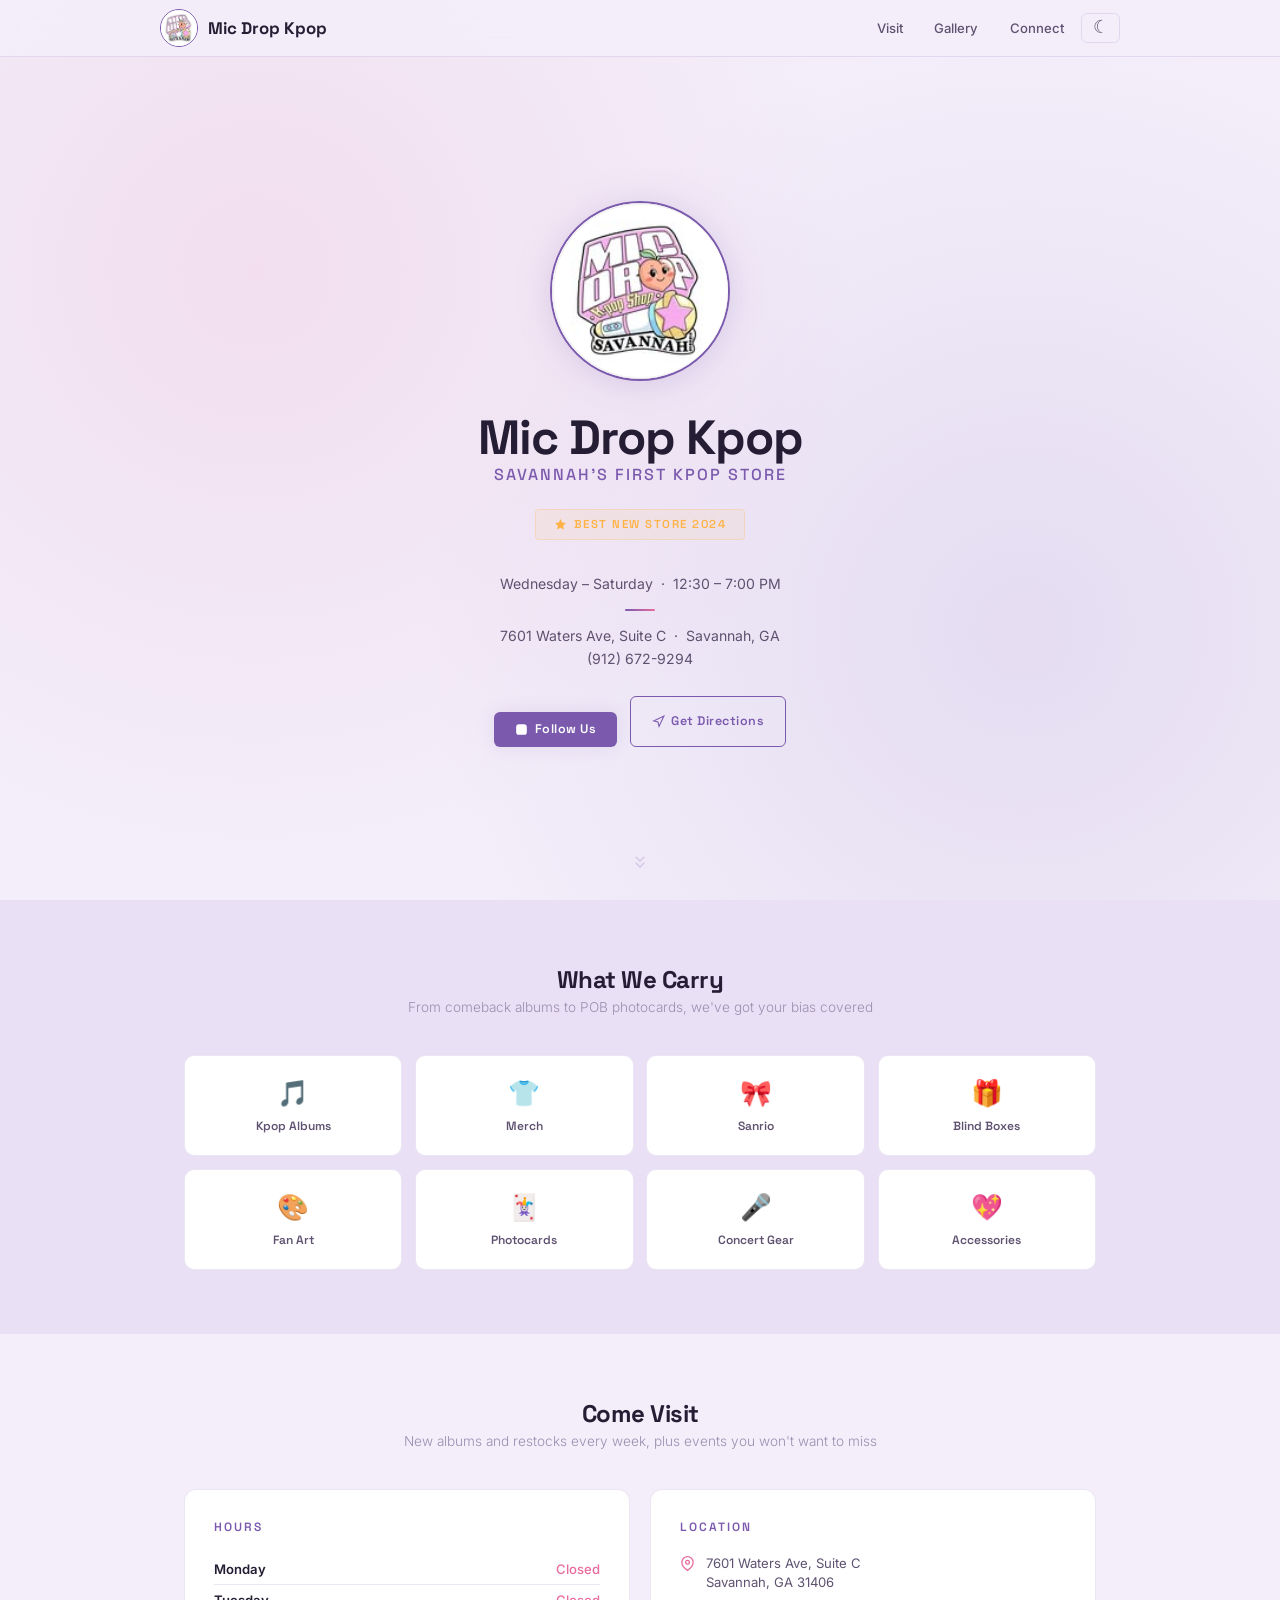
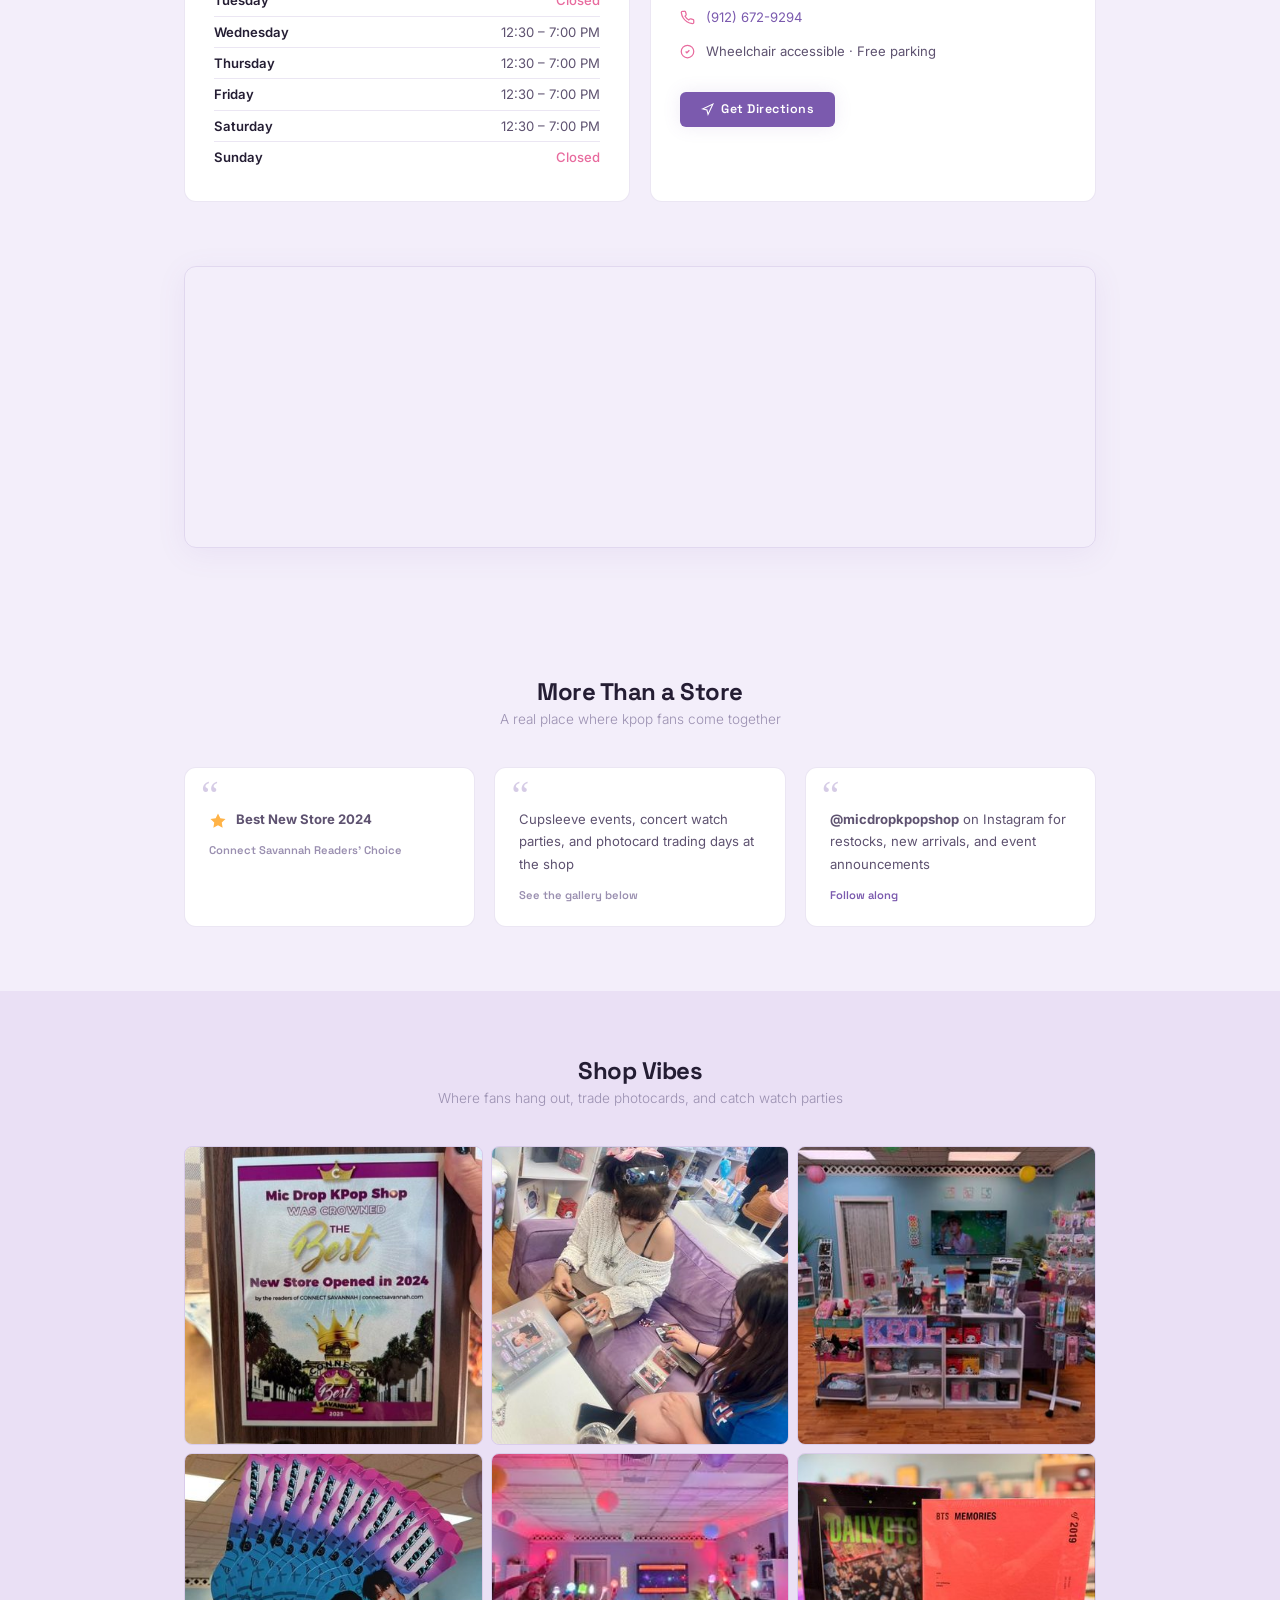
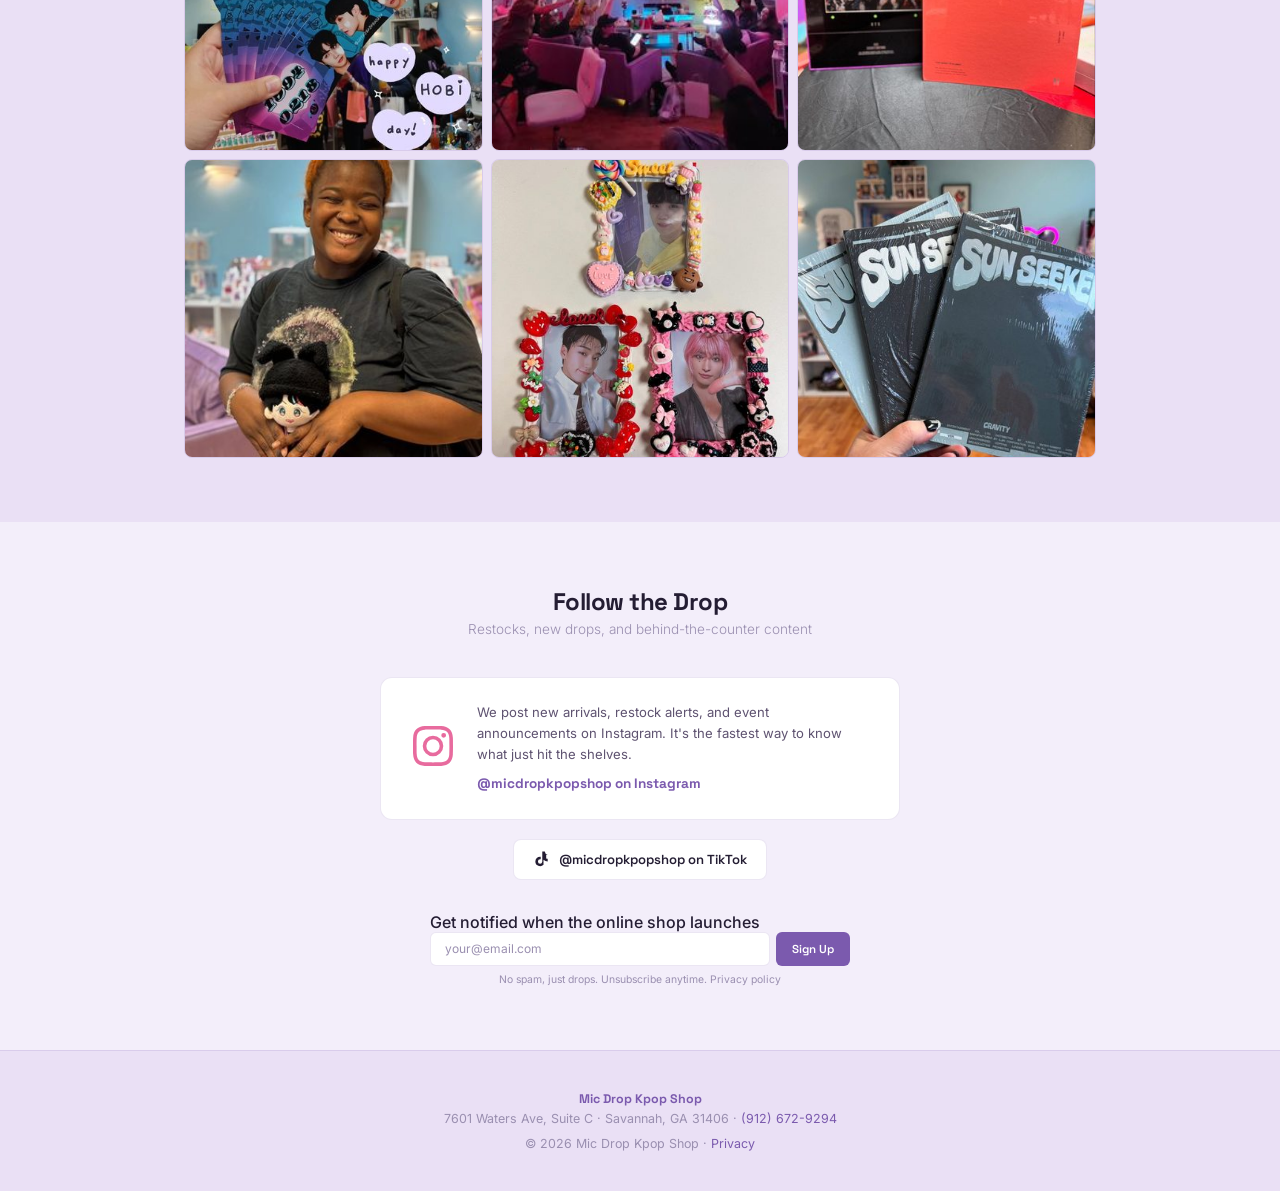
<file: index.html>
<!DOCTYPE html>
<html lang="en">
<head>
<meta charset="UTF-8">
<meta name="viewport" content="width=device-width, initial-scale=1.0">
<title>Mic Drop Kpop Shop | Savannah's First Kpop Store</title>
<meta name="description" content="Mic Drop Kpop Shop — Savannah's first Kpop store! Albums, merch, Sanrio, blind boxes & more. Open Wed-Sat 12:30-7pm. 7601 Waters Ave, Suite C, Savannah GA.">
<link rel="icon" href="favicon.ico" sizes="32x32">
<link rel="apple-touch-icon" href="apple-touch-icon.png">
<meta property="og:type" content="website">
<meta property="og:title" content="Mic Drop Kpop Shop">
<meta property="og:description" content="Savannah's first Kpop store! Albums, merch, Sanrio, blind boxes & more. Open Wed-Sat 12:30-7pm.">
<meta property="og:image" content="https://micdropkpop.com/images/og-image.jpg">
<meta property="og:url" content="https://micdropkpop.com">
<meta name="twitter:card" content="summary_large_image">
<meta name="twitter:title" content="Mic Drop Kpop Shop">
<meta name="twitter:description" content="Savannah's first Kpop store! Albums, merch, Sanrio, blind boxes & more.">
<meta name="twitter:image" content="https://micdropkpop.com/images/og-image.jpg">
<link rel="preconnect" href="https://fonts.googleapis.com">
<link rel="preconnect" href="https://fonts.gstatic.com" crossorigin>
<link href="https://fonts.googleapis.com/css2?family=Space+Grotesk:wght@400;500;600;700&family=Inter:wght@300;400;500;600&display=swap" rel="stylesheet">
<link rel="stylesheet" href="css/style.css">
<link rel="canonical" href="https://micdropkpop.com/">
<script type="application/ld+json">
{
  "@context": "https://schema.org",
  "@type": "Store",
  "name": "Mic Drop Kpop Shop",
  "image": "https://micdropkpop.com/images/logo.png",
  "url": "https://micdropkpop.com",
  "telephone": "+19126729294",
  "description": "Savannah's first Kpop store. Albums, merch, Sanrio, blind boxes, photocards, and more.",
  "address": {
    "@type": "PostalAddress",
    "streetAddress": "7601 Waters Ave, Suite C",
    "addressLocality": "Savannah",
    "addressRegion": "GA",
    "postalCode": "31406",
    "addressCountry": "US"
  },
  "geo": {
    "@type": "GeoCoordinates",
    "latitude": 32.0052,
    "longitude": -81.1064
  },
  "openingHoursSpecification": [
    {"@type": "OpeningHoursSpecification", "dayOfWeek": ["Wednesday","Thursday","Friday","Saturday"], "opens": "12:30", "closes": "19:00"},
    {"@type": "OpeningHoursSpecification", "dayOfWeek": ["Monday","Tuesday","Sunday"], "opens": "00:00", "closes": "00:00"}
  ],
  "priceRange": "$$",
  "sameAs": [
    "https://www.instagram.com/micdropkpopshop/",
    "https://www.tiktok.com/@micdropkpopshop"
  ]
}
</script>
<!-- ANALYTICS: uncomment when live
<script data-goatcounter="https://micdropkpop.goatcounter.com/count" async src="//gc.zgo.at/count.js"></script>
-->
</head>
<body data-theme="lavender">

<!-- NAV -->
<nav class="site-nav">
  <div class="nav-inner">
    <a href="/" class="nav-brand">
      <img src="images/logo.png" alt="Mic Drop">
      <strong>Mic Drop Kpop</strong>
    </a>
    <div class="nav-links">
      <a href="#visit">Visit</a>
      <a href="#gallery">Gallery</a>
      <a href="#connect">Connect</a>
      <button class="theme-toggle" onclick="toggleTheme()" aria-label="Toggle dark mode" title="Toggle dark mode">&#9790;</button>
    </div>
    <button class="nav-toggle" onclick="document.querySelector('.nav-links').classList.toggle('open')" aria-label="Menu">&#9776;</button>
  </div>
</nav>

<!-- HERO -->
<section class="hero">
  <div class="hero-content">
    <div class="logo-wrap">
      <img src="images/logo.png" alt="Mic Drop Kpop Shop Logo" width="180" height="180">
    </div>

    <h1>Mic Drop Kpop</h1>
    <p class="tagline">Savannah's First Kpop Store</p>

    <div class="award">
      <svg viewBox="0 0 24 24" fill="currentColor" width="14" height="14"><path d="M12 2l3.09 6.26L22 9.27l-5 4.87 1.18 6.88L12 17.77l-6.18 3.25L7 14.14 2 9.27l6.91-1.01L12 2z"/></svg>
      Best New Store 2024
    </div>

    <div class="hero-info">
      <div>Wednesday &ndash; Saturday &nbsp;&middot;&nbsp; 12:30 &ndash; 7:00 PM</div>
      <div class="hero-divider"></div>
      <div>7601 Waters Ave, Suite C &nbsp;&middot;&nbsp; Savannah, GA</div>
      <div><a href="tel:+19126729294">(912) 672-9294</a></div>
    </div>

    <div class="hero-cta">
      <a href="https://www.instagram.com/micdropkpopshop/" target="_blank" rel="noopener" class="btn">
        <svg viewBox="0 0 24 24" fill="currentColor" width="13" height="13"><path d="M12 2.163c3.204 0 3.584.012 4.85.07 3.252.148 4.771 1.691 4.919 4.919.058 1.265.069 1.645.069 4.849 0 3.205-.012 3.584-.069 4.849-.149 3.225-1.664 4.771-4.919 4.919-1.266.058-1.644.07-4.85.07-3.204 0-3.584-.012-4.849-.07-3.26-.149-4.771-1.699-4.919-4.92-.058-1.265-.07-1.644-.07-4.849 0-3.204.013-3.583.07-4.849.149-3.227 1.664-4.771 4.919-4.919 1.266-.057 1.645-.069 4.849-.069z"/></svg>
        Follow Us
      </a>
      <a href="https://www.google.com/maps/dir/?api=1&destination=7601+Waters+Ave+Suite+C+Savannah+GA+31406" target="_blank" rel="noopener" class="btn-outline" data-track="directions">
        <svg viewBox="0 0 24 24" fill="none" stroke="currentColor" stroke-width="2" width="13" height="13"><path d="M3 11l19-9-9 19-2-8-8-2z"/></svg>
        Get Directions
      </a>
    </div>
  </div>

  <div class="scroll-cue">
    <svg width="20" height="20" viewBox="0 0 24 24" fill="none" stroke="currentColor" stroke-width="2"><path d="M7 13l5 5 5-5M7 6l5 5 5-5"/></svg>
  </div>
</section>

<!-- WHAT WE CARRY -->
<div class="section-alt">
  <div class="section">
    <div class="section-head">
      <h2>What We Carry</h2>
      <p>From comeback albums to POB photocards, we've got your bias covered</p>
    </div>
    <div class="categories">
      <div class="cat"><span class="cat-icon">&#x1F3B5;</span><span class="cat-name">Kpop Albums</span></div>
      <div class="cat"><span class="cat-icon">&#x1F455;</span><span class="cat-name">Merch</span></div>
      <div class="cat"><span class="cat-icon">&#x1F380;</span><span class="cat-name">Sanrio</span></div>
      <div class="cat"><span class="cat-icon">&#x1F381;</span><span class="cat-name">Blind Boxes</span></div>
      <div class="cat"><span class="cat-icon">&#x1F3A8;</span><span class="cat-name">Fan Art</span></div>
      <div class="cat"><span class="cat-icon">&#x1F0CF;</span><span class="cat-name">Photocards</span></div>
      <div class="cat"><span class="cat-icon">&#x1F3A4;</span><span class="cat-name">Concert Gear</span></div>
      <div class="cat"><span class="cat-icon">&#x1F496;</span><span class="cat-name">Accessories</span></div>
    </div>
  </div>
</div>

<!-- VISIT -->
<div class="section" id="visit">
  <div class="section-head">
    <h2>Come Visit</h2>
    <p>New albums and restocks every week, plus events you won't want to miss</p>
  </div>
  <div class="info-grid">
    <div class="card">
      <h3>Hours</h3>
      <div class="hours-row"><span class="hours-day">Monday</span><span class="hours-closed">Closed</span></div>
      <div class="hours-row"><span class="hours-day">Tuesday</span><span class="hours-closed">Closed</span></div>
      <div class="hours-row"><span class="hours-day">Wednesday</span><span class="hours-time">12:30 &ndash; 7:00 PM</span></div>
      <div class="hours-row"><span class="hours-day">Thursday</span><span class="hours-time">12:30 &ndash; 7:00 PM</span></div>
      <div class="hours-row"><span class="hours-day">Friday</span><span class="hours-time">12:30 &ndash; 7:00 PM</span></div>
      <div class="hours-row"><span class="hours-day">Saturday</span><span class="hours-time">12:30 &ndash; 7:00 PM</span></div>
      <div class="hours-row"><span class="hours-day">Sunday</span><span class="hours-closed">Closed</span></div>
    </div>
    <div class="card">
      <h3>Location</h3>
      <div class="loc-row">
        <svg viewBox="0 0 24 24" fill="none" stroke="currentColor" stroke-width="2"><path d="M21 10c0 7-9 13-9 13s-9-6-9-13a9 9 0 0 1 18 0z"/><circle cx="12" cy="10" r="3"/></svg>
        <div>7601 Waters Ave, Suite C<br>Savannah, GA 31406</div>
      </div>
      <div class="loc-row">
        <svg viewBox="0 0 24 24" fill="none" stroke="currentColor" stroke-width="2"><path d="M22 16.92v3a2 2 0 0 1-2.18 2 19.79 19.79 0 0 1-8.63-3.07 19.5 19.5 0 0 1-6-6 19.79 19.79 0 0 1-3.07-8.67A2 2 0 0 1 4.11 2h3a2 2 0 0 1 2 1.72c.127.96.361 1.903.7 2.81a2 2 0 0 1-.45 2.11L8.09 9.91a16 16 0 0 0 6 6l1.27-1.27a2 2 0 0 1 2.11-.45c.907.339 1.85.573 2.81.7A2 2 0 0 1 22 16.92z"/></svg>
        <a href="tel:+19126729294" data-track="phone">(912) 672-9294</a>
      </div>
      <div class="loc-row">
        <svg viewBox="0 0 24 24" fill="none" stroke="currentColor" stroke-width="2"><path d="M9 12l2 2 4-4"/><circle cx="12" cy="12" r="10"/></svg>
        <div>Wheelchair accessible &middot; Free parking</div>
      </div>
      <a href="https://www.google.com/maps/dir/?api=1&destination=7601+Waters+Ave+Suite+C+Savannah+GA+31406" target="_blank" rel="noopener" class="btn" data-track="directions">
        <svg viewBox="0 0 24 24" fill="none" stroke="currentColor" stroke-width="2"><path d="M3 11l19-9-9 19-2-8-8-2z"/></svg>
        Get Directions
      </a>
    </div>
  </div>
</div>

<!-- MAP -->
<div class="map-section">
  <div class="map-frame">
    <iframe src="https://maps.google.com/maps?q=7601+Waters+Ave+Suite+C+Savannah+GA+31406&t=&z=15&ie=UTF8&iwloc=&output=embed" allowfullscreen loading="lazy" referrerpolicy="no-referrer-when-downgrade" title="Store location"></iframe>
  </div>
</div>

<!-- COMMUNITY -->
<div class="section">
  <div class="section-head">
    <h2>More Than a Store</h2>
    <p>A real place where kpop fans come together</p>
  </div>
  <div class="testimonials">
    <div class="testimonial">
      <p class="testimonial-text" style="font-style:normal;">
        <svg viewBox="0 0 24 24" fill="currentColor" width="18" height="18" style="color:var(--gold);vertical-align:middle;margin-right:0.3rem;"><path d="M12 2l3.09 6.26L22 9.27l-5 4.87 1.18 6.88L12 17.77l-6.18 3.25L7 14.14 2 9.27l6.91-1.01L12 2z"/></svg>
        <strong>Best New Store 2024</strong>
      </p>
      <div class="testimonial-source">Connect Savannah Readers' Choice</div>
    </div>
    <div class="testimonial">
      <p class="testimonial-text" style="font-style:normal;">
        Cupsleeve events, concert watch parties, and photocard trading days at the shop
      </p>
      <div class="testimonial-source">See the gallery below</div>
    </div>
    <div class="testimonial">
      <p class="testimonial-text" style="font-style:normal;">
        <strong>@micdropkpopshop</strong> on Instagram for restocks, new arrivals, and event announcements
      </p>
      <div class="testimonial-source"><a href="https://www.instagram.com/micdropkpopshop/" target="_blank" rel="noopener">Follow along</a></div>
    </div>
  </div>
</div>

<!-- GALLERY -->
<div class="section-alt" id="gallery">
  <div class="section">
    <div class="section-head">
      <h2>Shop Vibes</h2>
      <p>Where fans hang out, trade photocards, and catch watch parties</p>
    </div>
    <div class="gallery-grid">
      <div class="gallery-item"><img src="images/gallery/gallery_000_thumb.jpg" alt="Best New Store 2024 award from Connect Savannah" loading="lazy"></div>
      <div class="gallery-item"><img src="images/gallery/gallery_001_thumb.jpg" alt="Fans trading photocards on the purple couch" loading="lazy"></div>
      <div class="gallery-item"><img src="images/gallery/gallery_002_thumb.jpg" alt="Inside the shop — albums, Sanrio, and Kpop merch on display" loading="lazy"></div>
      <div class="gallery-item"><img src="images/gallery/gallery_003_thumb.jpg" alt="Hobi Day cupsleeve event cards" loading="lazy"></div>
      <div class="gallery-item"><img src="images/gallery/gallery_004_thumb.jpg" alt="Concert watch party with lightsticks and fans" loading="lazy"></div>
      <div class="gallery-item"><img src="images/gallery/gallery_005_thumb.jpg" alt="BTS albums on display" loading="lazy"></div>
      <div class="gallery-item"><img src="images/gallery/gallery_006_thumb.jpg" alt="Happy customer with a Kpop plushie" loading="lazy"></div>
      <div class="gallery-item"><img src="images/gallery/gallery_007_thumb.jpg" alt="Handmade decoden photocard frames" loading="lazy"></div>
      <div class="gallery-item"><img src="images/gallery/gallery_008_thumb.jpg" alt="New Cravity Sun Seeker albums just in" loading="lazy"></div>
    </div>
  </div>
</div>

<!-- CONNECT -->
<div class="section" id="connect">
  <div class="section-head">
    <h2>Follow the Drop</h2>
    <p>Restocks, new drops, and behind-the-counter content</p>
  </div>
  <div class="ig-cta">
    <div class="ig-cta-icon">
      <svg viewBox="0 0 24 24" fill="currentColor"><path d="M12 2.163c3.204 0 3.584.012 4.85.07 3.252.148 4.771 1.691 4.919 4.919.058 1.265.069 1.645.069 4.849 0 3.205-.012 3.584-.069 4.849-.149 3.225-1.664 4.771-4.919 4.919-1.266.058-1.644.07-4.85.07-3.204 0-3.584-.012-4.849-.07-3.26-.149-4.771-1.699-4.919-4.92-.058-1.265-.07-1.644-.07-4.849 0-3.204.013-3.583.07-4.849.149-3.227 1.664-4.771 4.919-4.919 1.266-.057 1.645-.069 4.849-.069zM12 0C8.741 0 8.333.014 7.053.072 2.695.272.273 2.69.073 7.052.014 8.333 0 8.741 0 12c0 3.259.014 3.668.072 4.948.2 4.358 2.618 6.78 6.98 6.98C8.333 23.986 8.741 24 12 24c3.259 0 3.668-.014 4.948-.072 4.354-.2 6.782-2.618 6.979-6.98.059-1.28.073-1.689.073-4.948 0-3.259-.014-3.667-.072-4.947-.196-4.354-2.617-6.78-6.979-6.98C15.668.014 15.259 0 12 0zm0 5.838a6.162 6.162 0 100 12.324 6.162 6.162 0 000-12.324zM12 16a4 4 0 110-8 4 4 0 010 8zm6.406-11.845a1.44 1.44 0 100 2.881 1.44 1.44 0 000-2.881z"/></svg>
    </div>
    <div class="ig-cta-text">
      <p>We post new arrivals, restock alerts, and event announcements on Instagram. It's the fastest way to know what just hit the shelves.</p>
      <p style="margin-top:0.5rem;"><a href="https://www.instagram.com/micdropkpopshop/" target="_blank" rel="noopener">@micdropkpopshop on Instagram</a></p>
    </div>
  </div>
  <div class="social-links" style="margin-top: 1.2rem;">
    <a href="https://www.tiktok.com/@micdropkpopshop" target="_blank" rel="noopener" class="social-link tt">
      <svg viewBox="0 0 24 24" fill="currentColor"><path d="M19.59 6.69a4.83 4.83 0 01-3.77-4.25V2h-3.45v13.67a2.89 2.89 0 01-2.88 2.5 2.89 2.89 0 01-2.89-2.89 2.89 2.89 0 012.89-2.89c.28 0 .54.04.79.1v-3.5a6.37 6.37 0 00-.79-.05A6.34 6.34 0 003.15 15.2a6.34 6.34 0 0010.86 4.46V13a8.28 8.28 0 005.58 2.17v-3.44a4.85 4.85 0 01-1.99-.44l-.01-4.6z"/></svg>
      @micdropkpopshop on TikTok
    </a>
  </div>
  <div class="newsletter" style="margin-top: 2rem;">
    <p style="font-weight:500;">Get notified when the online shop launches</p>
    <form class="newsletter-form" id="subscribe-form">
      <input type="email" class="newsletter-input" placeholder="your@email.com" required>
      <button type="submit" class="newsletter-submit">Sign Up</button>
    </form>
    <p class="newsletter-note" id="subscribe-msg">No spam, just drops. Unsubscribe anytime. <a href="privacy.html" style="color:var(--text-dim);">Privacy policy</a></p>
  </div>
</div>

<!-- FOOTER -->
<footer class="site-footer">
  <p><strong>Mic Drop Kpop Shop</strong></p>
  <p style="margin-top:0.3rem;">7601 Waters Ave, Suite C &middot; Savannah, GA 31406 &middot; <a href="tel:+19126729294">(912) 672-9294</a></p>
  <p style="margin-top:0.6rem;">&copy; 2026 Mic Drop Kpop Shop &middot; <a href="privacy.html">Privacy</a></p>
</footer>

<script>
document.addEventListener('click', function(e) {
  var nav = document.querySelector('.nav-links');
  if (nav && nav.classList.contains('open') && !e.target.closest('.site-nav')) {
    nav.classList.remove('open');
  }
});
function toggleTheme() {
  var body = document.body;
  var current = body.getAttribute('data-theme');
  var next = current === 'lavender' ? 'stage-lights' : 'lavender';
  body.setAttribute('data-theme', next);
  localStorage.setItem('micdrop-theme', next);
  var btn = document.querySelector('.theme-toggle');
  if (btn) btn.innerHTML = next === 'stage-lights' ? '&#9788;' : '&#9790;';
}
(function() {
  var saved = localStorage.getItem('micdrop-theme');
  if (saved && saved !== document.body.getAttribute('data-theme')) {
    document.body.setAttribute('data-theme', saved);
  }
  var btn = document.querySelector('.theme-toggle');
  if (btn) btn.innerHTML = (saved || 'lavender') === 'stage-lights' ? '&#9788;' : '&#9790;';
})();
var sf = document.getElementById('subscribe-form');
if (sf) sf.addEventListener('submit', function(e) {
  e.preventDefault();
  var email = sf.querySelector('input').value.trim();
  var msg = document.getElementById('subscribe-msg');
  if (!email) return;
  sf.querySelector('button').disabled = true;
  fetch('/api/subscribe', {
    method: 'POST',
    headers: {'Content-Type': 'application/json'},
    body: JSON.stringify({email: email, source: 'website'})
  }).then(function(r) { return r.json(); }).then(function(d) {
    if (d.ok && d.existing) {
      msg.textContent = "You're already on the list! We'll be in touch.";
      sf.querySelector('input').value = '';
    } else if (d.ok) {
      msg.textContent = "You're in! We'll let you know when the shop goes live.";
      sf.querySelector('input').value = '';
    } else {
      msg.textContent = d.error || 'Something went wrong. Try again?';
    }
    sf.querySelector('button').disabled = false;
  }).catch(function() {
    msg.textContent = 'Something went wrong. Try again?';
    sf.querySelector('button').disabled = false;
  });
});
</script>
</body>
</html>
</file>
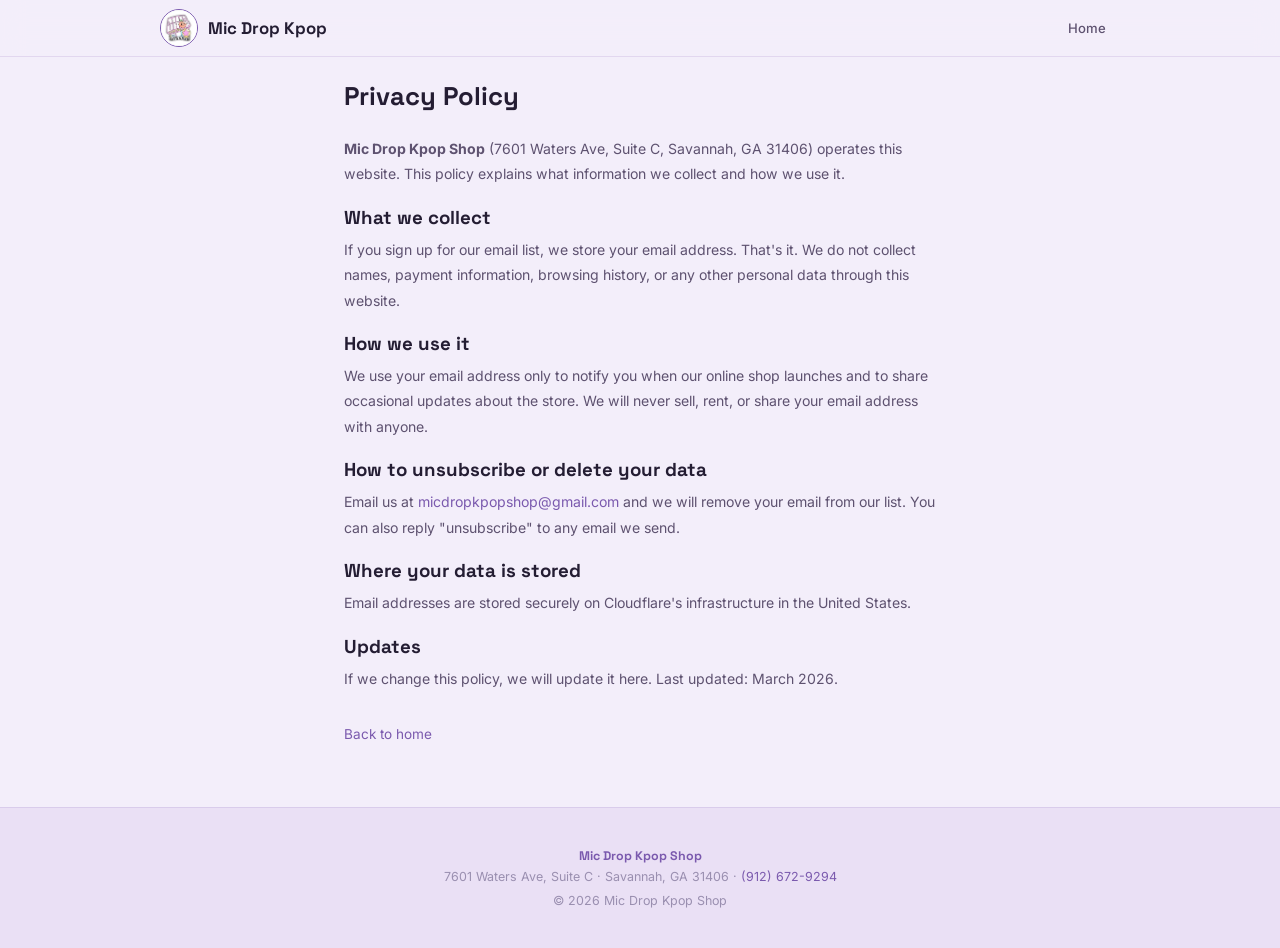
<file: privacy.html>
<!DOCTYPE html>
<html lang="en">
<head>
<meta charset="UTF-8">
<meta name="viewport" content="width=device-width, initial-scale=1.0">
<title>Privacy Policy | Mic Drop Kpop Shop</title>
<meta name="robots" content="noindex">
<link rel="icon" href="favicon.ico" sizes="32x32">
<link rel="preconnect" href="https://fonts.googleapis.com">
<link rel="preconnect" href="https://fonts.gstatic.com" crossorigin>
<link href="https://fonts.googleapis.com/css2?family=Space+Grotesk:wght@400;500;600;700&family=Inter:wght@300;400;500;600&display=swap" rel="stylesheet">
<link rel="stylesheet" href="css/style.css">
</head>
<body data-theme="lavender">

<nav class="site-nav">
  <div class="nav-inner">
    <a href="index.html" class="nav-brand">
      <img src="images/logo.png" alt="Mic Drop Kpop">
      <strong>Mic Drop Kpop</strong>
    </a>
    <div class="nav-links">
      <a href="index.html">Home</a>
    </div>
    <button class="nav-toggle" onclick="document.querySelector('.nav-links').classList.toggle('open')" aria-label="Menu">&#9776;</button>
  </div>
</nav>

<div class="section" style="padding-top: 5rem; max-width: 640px; margin: 0 auto;">
  <h1 style="font-size: 1.6rem; margin-bottom: 1.5rem;">Privacy Policy</h1>

  <p style="font-size: 0.88rem; color: var(--text-muted); line-height: 1.8; margin-bottom: 1.2rem;">
    <strong>Mic Drop Kpop Shop</strong> (7601 Waters Ave, Suite C, Savannah, GA 31406) operates this website. This policy explains what information we collect and how we use it.
  </p>

  <h3 style="margin-bottom: 0.5rem;">What we collect</h3>
  <p style="font-size: 0.88rem; color: var(--text-muted); line-height: 1.8; margin-bottom: 1.2rem;">
    If you sign up for our email list, we store your email address. That's it. We do not collect names, payment information, browsing history, or any other personal data through this website.
  </p>

  <h3 style="margin-bottom: 0.5rem;">How we use it</h3>
  <p style="font-size: 0.88rem; color: var(--text-muted); line-height: 1.8; margin-bottom: 1.2rem;">
    We use your email address only to notify you when our online shop launches and to share occasional updates about the store. We will never sell, rent, or share your email address with anyone.
  </p>

  <h3 style="margin-bottom: 0.5rem;">How to unsubscribe or delete your data</h3>
  <p style="font-size: 0.88rem; color: var(--text-muted); line-height: 1.8; margin-bottom: 1.2rem;">
    Email us at <a href="mailto:micdropkpopshop@gmail.com">micdropkpopshop@gmail.com</a> and we will remove your email from our list. You can also reply "unsubscribe" to any email we send.
  </p>

  <h3 style="margin-bottom: 0.5rem;">Where your data is stored</h3>
  <p style="font-size: 0.88rem; color: var(--text-muted); line-height: 1.8; margin-bottom: 1.2rem;">
    Email addresses are stored securely on Cloudflare's infrastructure in the United States.
  </p>

  <h3 style="margin-bottom: 0.5rem;">Updates</h3>
  <p style="font-size: 0.88rem; color: var(--text-muted); line-height: 1.8; margin-bottom: 1.2rem;">
    If we change this policy, we will update it here. Last updated: March 2026.
  </p>

  <p style="margin-top: 2rem;">
    <a href="index.html" style="font-size: 0.85rem;">Back to home</a>
  </p>
</div>

<footer class="site-footer">
  <p><strong>Mic Drop Kpop Shop</strong></p>
  <p style="margin-top:0.3rem;">7601 Waters Ave, Suite C &middot; Savannah, GA 31406 &middot; <a href="tel:+19126729294">(912) 672-9294</a></p>
  <p style="margin-top:0.6rem;">&copy; 2026 Mic Drop Kpop Shop</p>
</footer>

<script>
document.addEventListener('click', function(e) {
  var nav = document.querySelector('.nav-links');
  if (nav && nav.classList.contains('open') && !e.target.closest('.site-nav')) {
    nav.classList.remove('open');
  }
});
</script>
</body>
</html>
</file>
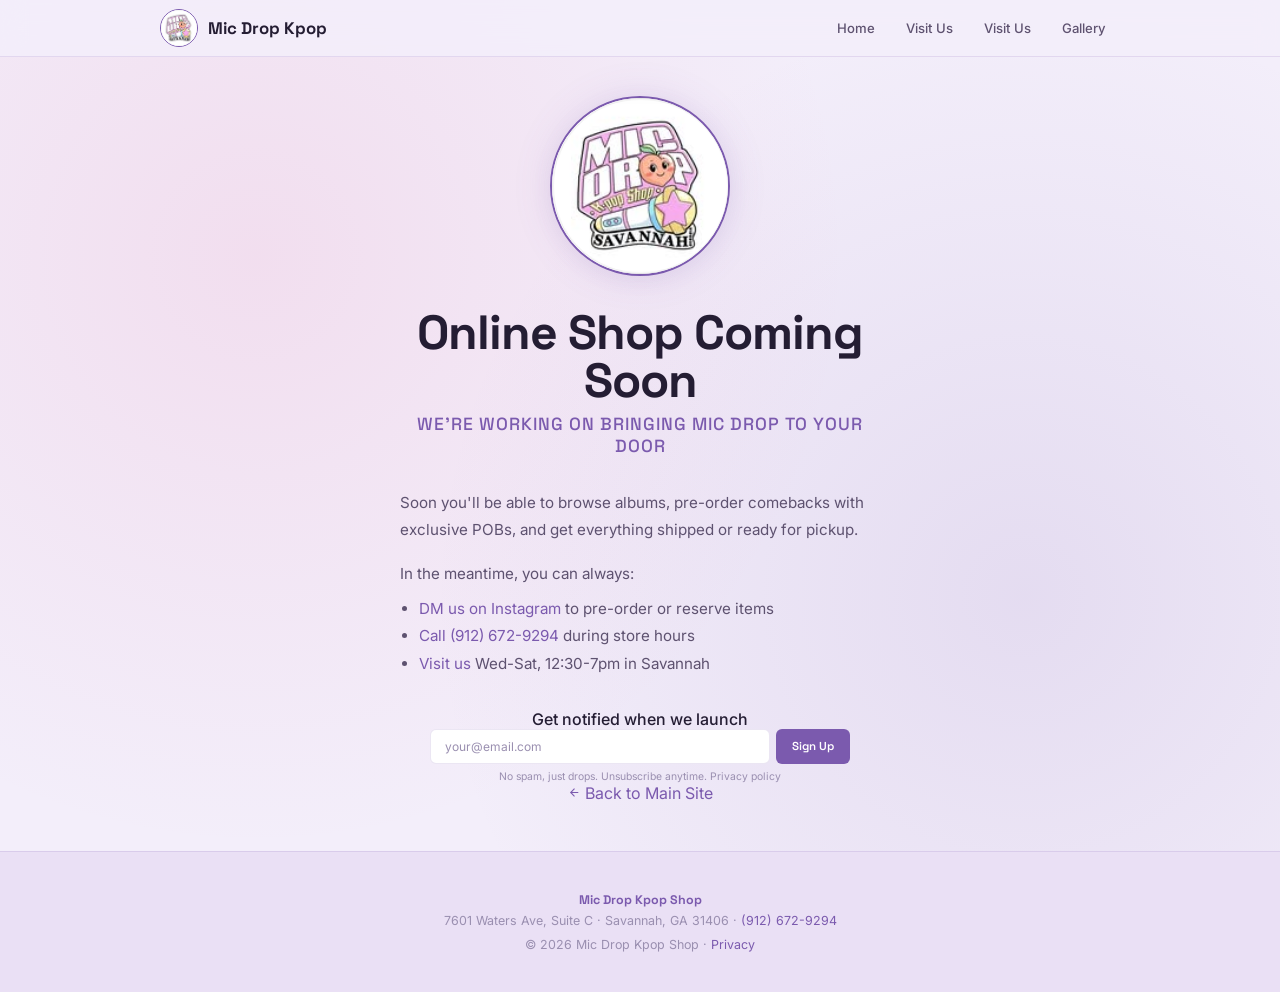
<file: shop.html>
<!DOCTYPE html>
<html lang="en">
<head>
<meta charset="UTF-8">
<meta name="viewport" content="width=device-width, initial-scale=1.0">
<title>Online Shop Coming Soon | Mic Drop Kpop Shop</title>
<meta name="description" content="Online shopping is coming soon to Mic Drop Kpop Shop! Sign up to be the first to know when our online store launches.">
<link rel="icon" href="favicon.ico" sizes="32x32">
<meta property="og:type" content="website">
<meta property="og:title" content="Online Shop Coming Soon | Mic Drop Kpop Shop">
<meta property="og:description" content="Online shopping is coming soon to Mic Drop Kpop Shop in Savannah, GA. Sign up to be notified!">
<meta property="og:image" content="https://micdropkpop.com/images/og-image.jpg">
<meta property="og:url" content="https://micdropkpop.com/shop.html">
<meta name="twitter:card" content="summary_large_image">
<link rel="canonical" href="https://micdropkpop.com/shop.html">
<link rel="preconnect" href="https://fonts.googleapis.com">
<link rel="preconnect" href="https://fonts.gstatic.com" crossorigin>
<link href="https://fonts.googleapis.com/css2?family=Space+Grotesk:wght@400;500;600;700&family=Inter:wght@300;400;500;600&display=swap" rel="stylesheet">
<link rel="stylesheet" href="css/style.css">
</head>
<body data-theme="lavender">

<!-- NAV -->
<nav class="site-nav">
  <div class="nav-inner">
    <a href="index.html" class="nav-brand">
      <img src="images/logo.png" alt="Mic Drop Kpop">
      <strong>Mic Drop Kpop</strong>
    </a>
    <div class="nav-links">
      <a href="index.html">Home</a>
      <a href="index.html#visit">Visit Us</a>
      <a href="index.html#visit">Visit Us</a>
      <a href="index.html#gallery">Gallery</a>
    </div>
    <button class="nav-toggle" onclick="document.querySelector('.nav-links').classList.toggle('open')" aria-label="Menu">&#9776;</button>
  </div>
</nav>

<!-- COMING SOON -->
<section class="hero" style="min-height:80vh;">
  <div class="hero-content">
    <div class="logo-wrap">
      <img src="images/logo.png" alt="Mic Drop Kpop Shop Logo" width="140" height="140">
    </div>

    <h1>Online Shop Coming Soon</h1>
    <p class="tagline" style="font-size:1.1rem;letter-spacing:1px;margin-top:0.5rem;">We're working on bringing Mic Drop to your door</p>

    <div style="max-width:480px;margin:2rem auto;text-align:left;line-height:1.8;font-size:0.95rem;color:var(--text-muted);">
      <p>Soon you'll be able to browse albums, pre-order comebacks with exclusive POBs, and get everything shipped or ready for pickup.</p>
      <p style="margin-top:1rem;">In the meantime, you can always:</p>
      <ul style="margin-top:0.5rem;padding-left:1.2rem;">
        <li><a href="https://www.instagram.com/micdropkpopshop/" target="_blank" rel="noopener">DM us on Instagram</a> to pre-order or reserve items</li>
        <li><a href="tel:+19126729294">Call (912) 672-9294</a> during store hours</li>
        <li><a href="index.html#visit">Visit us</a> Wed-Sat, 12:30-7pm in Savannah</li>
      </ul>
    </div>


    <div class="newsletter" style="margin-top: 2rem;">
      <p style="font-weight:500;">Get notified when we launch</p>
      <form class="newsletter-form" id="subscribe-form">
        <input type="email" class="newsletter-input" placeholder="your@email.com" required>
        <button type="submit" class="newsletter-submit">Sign Up</button>
      </form>
      <p class="newsletter-note" id="subscribe-msg">No spam, just drops. Unsubscribe anytime. <a href="privacy.html" style="color:var(--text-dim);">Privacy policy</a></p>
    </div>

    <a href="index.html" class="btn-outline" style="margin-top:1.5rem;">
      <svg viewBox="0 0 24 24" fill="none" stroke="currentColor" stroke-width="2" width="13" height="13"><path d="M19 12H5M12 19l-7-7 7-7"/></svg>
      Back to Main Site
    </a>
  </div>
</section>

<!-- FOOTER -->
<footer class="site-footer">
  <p><strong>Mic Drop Kpop Shop</strong></p>
  <p style="margin-top:0.3rem;">7601 Waters Ave, Suite C &middot; Savannah, GA 31406 &middot; <a href="tel:+19126729294">(912) 672-9294</a></p>
  <p style="margin-top:0.6rem;">&copy; 2026 Mic Drop Kpop Shop &middot; <a href="privacy.html">Privacy</a></p>
</footer>

<script>
document.addEventListener('click', function(e) {
  var nav = document.querySelector('.nav-links');
  if (nav && nav.classList.contains('open') && !e.target.closest('.site-nav')) {
    nav.classList.remove('open');
  }
});
var sf = document.getElementById('subscribe-form');
if (sf) sf.addEventListener('submit', function(e) {
  e.preventDefault();
  var email = sf.querySelector('input').value.trim();
  var msg = document.getElementById('subscribe-msg');
  if (!email) return;
  sf.querySelector('button').disabled = true;
  fetch('/api/subscribe', {
    method: 'POST',
    headers: {'Content-Type': 'application/json'},
    body: JSON.stringify({email: email, source: 'shop-page'})
  }).then(function(r) { return r.json(); }).then(function(d) {
    if (d.ok && d.existing) {
      msg.textContent = "You're already on the list! We'll be in touch.";
      sf.querySelector('input').value = '';
    } else if (d.ok) {
      msg.textContent = "You're in! We'll let you know when the shop goes live.";
      sf.querySelector('input').value = '';
    } else {
      msg.textContent = d.error || 'Something went wrong. Try again?';
    }
    sf.querySelector('button').disabled = false;
  }).catch(function() {
    msg.textContent = 'Something went wrong. Try again?';
    sf.querySelector('button').disabled = false;
  });
});
</script>
</body>
</html>
</file>
<file: css/style.css>
/* Mic Drop K-Pop Shop — Shared Stylesheet */

/* =========================================
   THEME VARIABLES
   ========================================= */

/* Blossom (Light) */
[data-theme="blossom"] {
  --bg: #FFF8F5;
  --bg-card: #FFFFFF;
  --bg-elevated: #FFF0EB;
  --accent: #E86B9E;
  --accent-glow: rgba(232,107,158,0.12);
  --secondary: #8768AF;
  --secondary-glow: rgba(135,104,175,0.10);
  --gold: #FFB347;
  --text: #2A2433;
  --text-muted: #6B5F7A;
  --text-dim: #9E94AD;
  --border: rgba(155,124,196,0.15);
  --shadow: rgba(232,107,158,0.08);
  --nav-bg: rgba(255,248,245,0.92);
  --btn-text: #FFFFFF;
  --footer-bg: #FFF0EB;
}

/* Stage Lights (Dark) */
[data-theme="stage-lights"] {
  --bg: #0E0B13;
  --bg-card: #16121E;
  --bg-elevated: #1E1929;
  --accent: #E86B9E;
  --accent-glow: rgba(232,107,158,0.12);
  --secondary: #876AA6;
  --secondary-glow: rgba(135,106,166,0.15);
  --gold: #FFD93D;
  --text: #EEEAF3;
  --text-muted: #9890A6;
  --text-dim: #6B6280;
  --border: rgba(176,143,212,0.15);
  --shadow: rgba(0,0,0,0.3);
  --nav-bg: rgba(14,11,19,0.92);
  --btn-text: #FFFFFF;
  --footer-bg: #16121E;
}

/* Peach Dream (Warm) */
[data-theme="peach-dream"] {
  --bg: #FEF6EE;
  --bg-card: #FFFFFF;
  --bg-elevated: #FFF2E8;
  --accent: #F5A882;
  --accent-glow: rgba(245,168,130,0.12);
  --secondary: #A76175;
  --secondary-glow: rgba(167,97,117,0.10);
  --gold: #FFB347;
  --text: #2D1F15;
  --text-muted: #6B5648;
  --text-dim: #A69588;
  --border: rgba(212,132,154,0.15);
  --shadow: rgba(245,168,130,0.08);
  --nav-bg: rgba(254,246,238,0.92);
  --btn-text: #FFFFFF;
  --footer-bg: #FFF2E8;
}

/* Ocean Blue (Light Blue) */
[data-theme="ocean-blue"] {
  --bg: #EFF5FB;
  --bg-card: #FFFFFF;
  --bg-elevated: #E3EDF7;
  --accent: #E86B9E;
  --accent-glow: rgba(232,107,158,0.12);
  --secondary: #497AA4;
  --secondary-glow: rgba(73,122,164,0.12);
  --gold: #FFB347;
  --text: #1A2A3A;
  --text-muted: #4E6478;
  --text-dim: #8A9EB0;
  --border: rgba(91,141,184,0.15);
  --shadow: rgba(91,141,184,0.08);
  --nav-bg: rgba(239,245,251,0.92);
  --btn-text: #FFFFFF;
  --footer-bg: #E3EDF7;
}

/* Lavender (Light Purple) */
[data-theme="lavender"] {
  --bg: #F3EEFA;
  --bg-card: #FFFFFF;
  --bg-elevated: #EAE0F5;
  --accent: #E86B9E;
  --accent-glow: rgba(232,107,158,0.12);
  --secondary: #7B5AAE;
  --secondary-glow: rgba(123,90,174,0.12);
  --gold: #FFB347;
  --text: #241D33;
  --text-muted: #5E5270;
  --text-dim: #9A8FB0;
  --border: rgba(123,90,174,0.15);
  --shadow: rgba(123,90,174,0.08);
  --nav-bg: rgba(243,238,250,0.92);
  --btn-text: #FFFFFF;
  --footer-bg: #EAE0F5;
}

/* Midnight (Dark Blue) */
[data-theme="midnight"] {
  --bg: #0C1525;
  --bg-card: #12203A;
  --bg-elevated: #182842;
  --accent: #E86B9E;
  --accent-glow: rgba(232,107,158,0.15);
  --secondary: #537A9A;
  --secondary-glow: rgba(83,122,154,0.15);
  --gold: #FFD93D;
  --text: #E0E8F0;
  --text-muted: #8A9BB0;
  --text-dim: #5A6E85;
  --border: rgba(123,172,212,0.15);
  --shadow: rgba(0,0,0,0.3);
  --nav-bg: rgba(12,21,37,0.92);
  --btn-text: #FFFFFF;
  --footer-bg: #12203A;
}

/* =========================================
   BASE
   ========================================= */
* { margin: 0; padding: 0; box-sizing: border-box; }
*:focus-visible { outline: 2px solid var(--secondary); outline-offset: 2px; }
html { scroll-behavior: smooth; }

body {
  font-family: 'Inter', -apple-system, BlinkMacSystemFont, sans-serif;
  color: var(--text);
  background: var(--bg);
  overflow-x: hidden;
  transition: background 0.4s, color 0.4s;
}

h1, h2, h3 { font-family: 'Space Grotesk', sans-serif; }
a { color: var(--secondary); text-decoration: none; transition: color 0.2s; }
a:hover { color: var(--accent); }

/* =========================================
   THEME PICKER (preview bar)
   ========================================= */
.theme-bar {
  position: fixed;
  top: 0;
  left: 0;
  right: 0;
  z-index: 200;
  background: var(--text);
  color: var(--bg);
  padding: 0.6rem 1rem;
  display: flex;
  align-items: center;
  justify-content: center;
  gap: 0.5rem;
  font-family: 'Space Grotesk', sans-serif;
  font-size: 0.8rem;
  font-weight: 500;
}
.theme-bar span { margin-right: 0.5rem; opacity: 0.7; }

.theme-btn {
  padding: 0.35rem 0.9rem;
  border: 1.5px solid rgba(255,255,255,0.3);
  border-radius: 20px;
  background: transparent;
  color: inherit;
  font-family: 'Space Grotesk', sans-serif;
  font-size: 0.75rem;
  font-weight: 600;
  cursor: pointer;
  transition: all 0.2s;
}
.theme-btn:hover { border-color: rgba(255,255,255,0.6); }
.theme-btn.active {
  background: rgba(255,255,255,0.9);
  color: #1a1a1a;
  border-color: transparent;
}

/* =========================================
   NAV
   ========================================= */
.site-nav {
  position: fixed;
  top: 0;
  left: 0;
  right: 0;
  z-index: 100;
  background: var(--nav-bg);
  backdrop-filter: blur(12px);
  -webkit-backdrop-filter: blur(12px);
  border-bottom: 1px solid var(--border);
  padding: 0 1.5rem;
  transition: background 0.4s;
}

.nav-inner {
  max-width: 960px;
  margin: 0 auto;
  display: flex;
  align-items: center;
  justify-content: space-between;
  height: 56px;
}

.nav-brand {
  display: flex;
  align-items: center;
  gap: 0.6rem;
  text-decoration: none;
  color: var(--text);
}
.nav-brand img {
  width: 38px;
  height: 38px;
  border-radius: 50%;
  border: 1.5px solid var(--secondary);
}
.nav-brand strong {
  font-family: 'Space Grotesk', sans-serif;
  font-size: 1.05rem;
  font-weight: 700;
}

.nav-links { display: flex; gap: 0.25rem; align-items: center; }
.nav-links a {
  padding: 0.45rem 0.85rem;
  font-size: 0.82rem;
  font-weight: 500;
  color: var(--text-muted);
  border-radius: 6px;
  transition: all 0.2s;
}
.nav-links a:hover { color: var(--text); background: var(--secondary-glow); }
.nav-links a.active { color: var(--text); background: var(--secondary-glow); }

.theme-toggle {
  background: none; border: 1px solid var(--border); color: var(--text-muted);
  font-size: 1.1rem; padding: 0.35rem 0.65rem; border-radius: 6px;
  cursor: pointer; transition: all 0.2s; line-height: 1;
}
.theme-toggle:hover { color: var(--text); background: var(--secondary-glow); }

.cart-icon {
  position: relative; display: flex; align-items: center;
  padding: 0.45rem 0.85rem; color: var(--text-muted);
  font-size: 0.82rem; font-weight: 500; border-radius: 6px;
  cursor: pointer; transition: all 0.2s; gap: 0.35rem;
}
.cart-icon:hover { color: var(--text); background: var(--secondary-glow); }
.cart-badge {
  background: var(--accent); color: #fff; font-size: 0.6rem; font-weight: 700;
  width: 16px; height: 16px; border-radius: 50%;
  display: flex; align-items: center; justify-content: center;
  position: absolute; top: 2px; right: 4px;
}

.nav-toggle {
  display: none;
  background: none;
  border: none;
  color: var(--text);
  font-size: 1.4rem;
  cursor: pointer;
}

/* =========================================
   HERO (Brochure — full viewport)
   ========================================= */
.hero {
  min-height: 100vh;
  display: flex;
  flex-direction: column;
  align-items: center;
  justify-content: center;
  text-align: center;
  padding: 6rem 1.5rem 3rem;
  position: relative;
  overflow: hidden;
}

.hero::before {
  content: '';
  position: absolute;
  inset: 0;
  background-image:
    radial-gradient(circle at 20% 30%, var(--accent-glow) 0%, transparent 50%),
    radial-gradient(circle at 80% 70%, var(--secondary-glow) 0%, transparent 50%);
  pointer-events: none;
}

.hero-content {
  position: relative;
  z-index: 2;
  max-width: 500px;
}

.logo-wrap {
  margin-bottom: 1.8rem;
  display: inline-block;
}
.logo-wrap img {
  width: 180px;
  height: 180px;
  border-radius: 50%;
  object-fit: cover;
  border: 2.5px solid var(--secondary);
  box-shadow: 0 0 40px var(--secondary-glow), 0 4px 20px var(--shadow);
  transition: transform 0.3s, box-shadow 0.3s;
}
.logo-wrap img:hover {
  transform: scale(1.03);
  box-shadow: 0 0 60px var(--secondary-glow), 0 8px 30px var(--shadow);
}

.hero h1 {
  font-size: 3rem;
  font-weight: 700;
  letter-spacing: -1px;
  line-height: 1;
  margin-bottom: 0.15rem;
}

[data-theme="stage-lights"] .hero h1 {
  background: linear-gradient(135deg, var(--text) 0%, #B99ADF 50%, var(--accent) 100%);
  -webkit-background-clip: text;
  -webkit-text-fill-color: transparent;
  background-clip: text;
}

.tagline {
  font-family: 'Space Grotesk', sans-serif;
  font-size: 1rem;
  font-weight: 500;
  letter-spacing: 2px;
  text-transform: uppercase;
  color: var(--secondary);
  margin-bottom: 1.5rem;
}

.award {
  display: inline-flex;
  align-items: center;
  gap: 0.45rem;
  background: rgba(255,179,71,0.08);
  border: 1px solid rgba(255,179,71,0.25);
  color: var(--gold);
  font-family: 'Space Grotesk', sans-serif;
  font-weight: 600;
  font-size: 0.72rem;
  letter-spacing: 1.5px;
  text-transform: uppercase;
  padding: 0.45rem 1.1rem;
  border-radius: 4px;
  margin-bottom: 2.2rem;
}
.award svg { width: 13px; height: 13px; }

[data-theme="stage-lights"] .award {
  color: #FFD93D;
  background: rgba(255,217,61,0.08);
  border-color: rgba(255,217,61,0.25);
}

.hero-info {
  display: flex;
  flex-direction: column;
  gap: 0.35rem;
  font-size: 0.88rem;
  color: var(--text-muted);
}
.hero-info a { color: var(--text-muted); }
.hero-info a:hover { color: var(--accent); }

.hero-divider {
  width: 30px;
  height: 2px;
  background: linear-gradient(90deg, var(--secondary), var(--accent));
  margin: 0.7rem auto;
  border-radius: 1px;
}

.hero-cta {
  display: flex;
  gap: 0.8rem;
  justify-content: center;
  margin-top: 1.8rem;
  flex-wrap: wrap;
}
.hero-cta .btn-outline {
  display: inline-flex;
  align-items: center;
  gap: 0.4rem;
  padding: 0.6rem 1.3rem;
  border: 1.5px solid var(--secondary);
  color: var(--secondary);
  font-family: 'Space Grotesk', sans-serif;
  font-size: 0.78rem;
  font-weight: 600;
  letter-spacing: 0.5px;
  border-radius: 6px;
  text-decoration: none;
  transition: all 0.2s;
}
.hero-cta .btn-outline:hover {
  background: var(--secondary);
  color: var(--btn-text);
  box-shadow: 0 0 18px var(--secondary-glow);
  transform: translateY(-1px);
}
.hero-cta .btn-outline svg { width: 13px; height: 13px; }

.scroll-cue {
  position: absolute;
  bottom: 1.5rem;
  left: 50%;
  transform: translateX(-50%);
  z-index: 2;
  opacity: 0.2;
  color: var(--secondary);
  animation: bob 2s ease-in-out infinite;
}
@keyframes bob {
  0%, 100% { opacity: 0.15; transform: translateX(-50%) translateY(0); }
  50% { opacity: 0.3; transform: translateX(-50%) translateY(5px); }
}

/* =========================================
   SECTIONS
   ========================================= */
.section {
  padding: 4rem 1.5rem;
  max-width: 960px;
  margin: 0 auto;
}

.section-alt {
  background: var(--bg-elevated);
  transition: background 0.4s;
}

.section-head {
  text-align: center;
  margin-bottom: 2.5rem;
}
.section-head h2 {
  font-size: 1.5rem;
  font-weight: 700;
  letter-spacing: -0.5px;
  margin-bottom: 0.25rem;
}
.section-head p {
  font-size: 0.85rem;
  color: var(--text-dim);
  font-weight: 300;
}

/* =========================================
   CATEGORIES
   ========================================= */
.categories {
  display: grid;
  grid-template-columns: repeat(4, 1fr);
  gap: 0.8rem;
}

.cat {
  background: var(--bg-card);
  border: 1px solid var(--border);
  border-radius: 10px;
  padding: 1.3rem 0.8rem;
  text-align: center;
}
.cat:hover {
  border-color: var(--border);
}
.cat-icon { font-size: 1.6rem; display: block; margin-bottom: 0.4rem; }
.cat-name {
  font-family: 'Space Grotesk', sans-serif;
  font-weight: 600;
  font-size: 0.75rem;
  color: var(--text-muted);
}

/* =========================================
   INFO CARDS (Hours, Location, Pre-Orders)
   ========================================= */
.info-grid {
  display: grid;
  grid-template-columns: 1fr 1fr;
  gap: 1.3rem;
}

.card {
  background: var(--bg-card);
  border: 1px solid var(--border);
  border-radius: 12px;
  padding: 1.8rem;
  transition: border-color 0.3s, box-shadow 0.3s;
}
.card:hover {
  border-color: rgba(155,124,196,0.25);
  box-shadow: 0 4px 20px var(--shadow);
}

.card h3 {
  font-size: 0.75rem;
  font-weight: 600;
  letter-spacing: 2px;
  text-transform: uppercase;
  color: var(--secondary);
  margin-bottom: 1.2rem;
}

.hours-row {
  display: flex;
  justify-content: space-between;
  padding: 0.45rem 0;
  font-size: 0.82rem;
  border-bottom: 1px solid var(--border);
}
.hours-row:last-child { border-bottom: none; }
.hours-day { font-weight: 600; }
.hours-time { color: var(--text-muted); }
.hours-closed { color: var(--accent); font-weight: 500; }

.loc-row {
  display: flex;
  gap: 0.7rem;
  align-items: flex-start;
  margin-bottom: 0.9rem;
  font-size: 0.82rem;
  color: var(--text-muted);
  line-height: 1.5;
}
.loc-row svg {
  flex-shrink: 0;
  width: 15px;
  height: 15px;
  color: var(--accent);
  margin-top: 2px;
}

.btn {
  display: inline-flex;
  align-items: center;
  gap: 0.45rem;
  margin-top: 1rem;
  padding: 0.6rem 1.3rem;
  background: var(--secondary);
  color: var(--btn-text);
  font-family: 'Space Grotesk', sans-serif;
  font-size: 0.78rem;
  font-weight: 600;
  letter-spacing: 0.5px;
  border: none;
  border-radius: 6px;
  text-decoration: none;
  transition: all 0.2s;
  box-shadow: 0 0 18px var(--secondary-glow);
  cursor: pointer;
}
.btn:hover {
  background: var(--accent);
  color: var(--btn-text);
  box-shadow: 0 0 22px var(--accent-glow);
  transform: translateY(-1px);
}
.btn svg { width: 13px; height: 13px; }

/* =========================================
   MAP
   ========================================= */
.map-section {
  max-width: 960px;
  margin: 0 auto;
  padding: 0 1.5rem 4rem;
}
.map-frame {
  border-radius: 12px;
  overflow: hidden;
  border: 1px solid var(--border);
  box-shadow: 0 6px 30px var(--shadow);
}
.map-frame iframe {
  width: 100%;
  height: 280px;
  border: none;
  display: block;
}
[data-theme="stage-lights"] .map-frame iframe {
  filter: invert(90%) hue-rotate(180deg) saturate(60%) brightness(120%) contrast(85%);
}

/* =========================================
   GALLERY
   ========================================= */
.gallery-grid {
  display: grid;
  grid-template-columns: repeat(3, 1fr);
  gap: 0.5rem;
}
.gallery-item {
  aspect-ratio: 1;
  overflow: hidden;
  border-radius: 8px;
  border: 1px solid var(--border);
}
.gallery-item img {
  width: 100%;
  height: 100%;
  object-fit: cover;
  transition: transform 0.3s;
  display: block;
}
.gallery-item:hover img { transform: scale(1.05); }

/* =========================================
   SOCIAL
   ========================================= */
.social-links {
  display: flex;
  justify-content: center;
  gap: 0.8rem;
  flex-wrap: wrap;
}

.social-link {
  display: flex;
  align-items: center;
  gap: 0.5rem;
  padding: 0.65rem 1.2rem;
  background: var(--bg-card);
  border: 1px solid var(--border);
  border-radius: 8px;
  text-decoration: none;
  color: var(--text);
  font-family: 'Space Grotesk', sans-serif;
  font-weight: 600;
  font-size: 0.82rem;
  transition: all 0.2s;
}
.social-link:hover {
  border-color: var(--secondary);
  background: var(--bg-elevated);
  color: var(--text);
}
.social-link svg { width: 18px; height: 18px; flex-shrink: 0; }
.social-link.ig:hover { border-color: #E1306C; }
.social-link.ig:hover svg { color: #E1306C; }
.social-link.tt:hover { border-color: #00f2ea; }
.social-link.tt:hover svg { color: #00f2ea; }

/* =========================================
   TESTIMONIALS
   ========================================= */
.testimonials {
  display: grid;
  grid-template-columns: repeat(3, 1fr);
  gap: 1.2rem;
}
.testimonial {
  background: var(--bg-card);
  border: 1px solid var(--border);
  border-radius: 12px;
  padding: 1.5rem;
  position: relative;
}
.testimonial::before {
  content: '\201C';
  font-family: Georgia, serif;
  font-size: 2.5rem;
  color: var(--secondary);
  opacity: 0.3;
  position: absolute;
  top: 0.5rem;
  left: 1rem;
  line-height: 1;
}
.testimonial-text {
  font-size: 0.82rem;
  color: var(--text-muted);
  line-height: 1.7;
  margin-top: 1rem;
  font-style: italic;
}
.testimonial-source {
  margin-top: 0.8rem;
  font-size: 0.7rem;
  font-weight: 600;
  color: var(--text-dim);
  font-family: 'Space Grotesk', sans-serif;
}
.testimonial-stars {
  color: var(--gold);
  font-size: 0.7rem;
  letter-spacing: 2px;
  margin-top: 0.4rem;
}

/* =========================================
   NEWSLETTER
   ========================================= */
.newsletter {
  max-width: 420px;
  margin: 1.2rem auto 0;
}
.newsletter-form {
  display: flex;
  gap: 0.4rem;
}
.newsletter-input {
  flex: 1;
  padding: 0.55rem 0.9rem;
  border: 1.5px solid var(--border);
  border-radius: 6px;
  background: var(--bg-card);
  color: var(--text);
  font-family: 'Inter', sans-serif;
  font-size: 0.75rem;
  outline: none;
  transition: border-color 0.2s;
}
.newsletter-input::placeholder { color: var(--text-dim); }
.newsletter-input:focus { border-color: var(--secondary); }
.newsletter-submit {
  padding: 0.55rem 1rem;
  background: var(--secondary);
  color: var(--btn-text);
  font-family: 'Space Grotesk', sans-serif;
  font-size: 0.72rem;
  font-weight: 600;
  border: none;
  border-radius: 6px;
  cursor: pointer;
  transition: all 0.2s;
  white-space: nowrap;
}
.newsletter-submit:hover {
  background: var(--accent);
  transform: translateY(-1px);
}
.newsletter-note {
  font-size: 0.65rem;
  color: var(--text-dim);
  margin-top: 0.4rem;
  text-align: center;
}

/* =========================================
   FOOTER
   ========================================= */
.site-footer {
  text-align: center;
  padding: 2.5rem 1.5rem;
  border-top: 1px solid var(--border);
  background: var(--footer-bg);
  font-size: 0.78rem;
  color: var(--text-dim);
  transition: background 0.4s;
}
.site-footer strong {
  color: var(--secondary);
  font-family: 'Space Grotesk', sans-serif;
}
.footer-store-info {
  margin-top: 0.8rem;
  padding-top: 0.8rem;
  border-top: 1px solid var(--border);
  font-size: 0.75rem;
  color: var(--text-dim);
  line-height: 1.6;
}
.footer-store-info a { color: var(--accent); font-weight: 600; }

/* =========================================
   SHOP PAGE — Demo Banner
   ========================================= */
.demo-banner {
  background: var(--gold);
  color: #2A2433;
  text-align: center;
  padding: 0.6rem 1rem;
  font-family: 'Space Grotesk', sans-serif;
  font-size: 0.78rem;
  font-weight: 600;
  position: fixed; top: 0; left: 0; right: 0; z-index: 200;
}
.demo-banner a { color: #2A2433; text-decoration: underline; font-weight: 700; }
body.has-demo-banner .site-nav { top: 34px; }

/* =========================================
   SHOP PAGE — Hero (compact)
   ========================================= */
.shop-hero {
  padding: 5.5rem 1.5rem 2.5rem;
  text-align: center;
  position: relative; overflow: hidden;
}
.shop-hero::before {
  content: ''; position: absolute; inset: 0;
  background-image:
    radial-gradient(circle at 20% 50%, var(--accent-glow) 0%, transparent 50%),
    radial-gradient(circle at 80% 50%, var(--secondary-glow) 0%, transparent 50%);
  pointer-events: none;
}
.shop-hero-content { position: relative; z-index: 2; max-width: 600px; margin: 0 auto; }
.shop-hero h1 { font-size: 2.2rem; font-weight: 700; letter-spacing: -0.5px; margin-bottom: 0.3rem; }
.shop-hero .tagline {
  font-family: 'Space Grotesk', sans-serif; font-size: 1rem; font-weight: 500;
  letter-spacing: 2px; text-transform: uppercase; color: var(--secondary); margin-bottom: 0.6rem;
}
.shop-hero .logo-wrap { margin-bottom: 1.2rem; }
.shop-hero .logo-wrap img { width: 120px; height: 120px; }
.shop-hero .award { margin-bottom: 1rem; }
.shop-hero p { font-size: 0.88rem; color: var(--text-muted); line-height: 1.6; }

/* =========================================
   SHOP PAGE — BOPIS Banner (above products)
   ========================================= */
.bopis-banner {
  max-width: 960px;
  margin: 0 auto;
  padding: 0 1.5rem;
}
.bopis-inner {
  background: var(--bg-card);
  border: 1.5px solid var(--secondary);
  border-radius: 10px;
  padding: 1rem 1.5rem;
  display: flex;
  align-items: center;
  gap: 1rem;
  justify-content: center;
  text-align: center;
}
.bopis-inner .bopis-icon { font-size: 1.4rem; flex-shrink: 0; }
.bopis-inner p {
  font-size: 0.82rem; color: var(--text-muted); line-height: 1.5;
}
.bopis-inner p strong { color: var(--text); }

/* =========================================
   SHOP PAGE — Search + Sort Bar
   ========================================= */
.shop-toolbar {
  max-width: 960px; margin: 1.5rem auto 0;
  padding: 0 1.5rem;
  display: flex; gap: 0.6rem; align-items: center;
  justify-content: center; flex-wrap: wrap;
}
.search-wrap {
  position: relative; flex: 1; max-width: 360px;
}
.search-input {
  width: 100%;
  padding: 0.5rem 0.9rem 0.5rem 2.2rem;
  border: 1.5px solid var(--border);
  border-radius: 20px;
  background: var(--bg-card);
  color: var(--text);
  font-family: 'Inter', sans-serif;
  font-size: 0.78rem;
  outline: none;
  transition: border-color 0.2s;
}
.search-input::placeholder { color: var(--text-dim); }
.search-input:focus { border-color: var(--secondary); }
.search-icon {
  position: absolute; left: 0.75rem; top: 50%;
  transform: translateY(-50%);
  color: var(--text-dim); pointer-events: none;
}
.sort-select {
  padding: 0.5rem 0.8rem;
  border: 1.5px solid var(--border);
  border-radius: 20px;
  background: var(--bg-card);
  color: var(--text-muted);
  font-family: 'Space Grotesk', sans-serif;
  font-size: 0.72rem; font-weight: 600;
  cursor: pointer; outline: none;
  transition: border-color 0.2s;
}
.sort-select:focus { border-color: var(--secondary); }

/* =========================================
   SHOP PAGE — Featured Spotlight
   ========================================= */
.spotlight {
  max-width: 960px; margin: 0 auto;
  padding: 0 1.5rem 1.5rem;
}
.spotlight-card {
  background: var(--bg-card);
  border: 1.5px solid var(--secondary);
  border-radius: 12px;
  overflow: hidden;
  display: flex;
  align-items: stretch;
}
.spotlight-img {
  width: 200px; flex-shrink: 0;
  overflow: hidden;
}
.spotlight-img img {
  width: 100%; height: 100%; object-fit: cover;
  display: block;
}
.spotlight-content {
  padding: 1.5rem;
  display: flex; flex-direction: column; justify-content: center;
}
.spotlight-label {
  font-family: 'Space Grotesk', sans-serif;
  font-size: 0.62rem; font-weight: 700;
  letter-spacing: 2px; text-transform: uppercase;
  color: var(--accent); margin-bottom: 0.4rem;
}
.spotlight-content h3 {
  font-size: 1.1rem; font-weight: 700; margin-bottom: 0.3rem;
  text-transform: none; letter-spacing: -0.3px; color: var(--text);
}
.spotlight-content p {
  font-size: 0.82rem; color: var(--text-muted); line-height: 1.6;
}

/* =========================================
   BROCHURE — Instagram CTA
   ========================================= */
.ig-cta {
  display: flex;
  align-items: center;
  gap: 1.5rem;
  background: var(--bg-card);
  border: 1px solid var(--border);
  border-radius: 12px;
  padding: 1.5rem 2rem;
  max-width: 520px;
  margin: 0 auto;
}
.ig-cta-icon {
  flex-shrink: 0;
}
.ig-cta-icon svg { width: 40px; height: 40px; color: var(--accent); }
.ig-cta-text p {
  font-size: 0.82rem; color: var(--text-muted); line-height: 1.6;
}
.ig-cta-text a {
  font-family: 'Space Grotesk', sans-serif;
  font-weight: 700; font-size: 0.85rem;
}

/* =========================================
   SHOP PAGE — Filter Bar
   ========================================= */
.filter-bar {
  max-width: 960px; margin: 0 auto;
  padding: 0 1.5rem;
  display: flex; gap: 0.4rem; flex-wrap: wrap; justify-content: center;
  margin-top: 1.5rem;
}
.filter-btn {
  padding: 0.4rem 1rem; border: 1.5px solid var(--border);
  border-radius: 20px; background: transparent;
  color: var(--text-muted); font-family: 'Space Grotesk', sans-serif;
  font-size: 0.75rem; font-weight: 600; cursor: pointer; transition: all 0.2s;
}
.filter-btn:hover, .filter-btn.active {
  border-color: var(--secondary); color: var(--text);
  background: var(--secondary-glow);
}

/* =========================================
   SHOP PAGE — Product Grid
   ========================================= */
.product-grid {
  display: grid;
  grid-template-columns: repeat(3, 1fr);
  gap: 1.2rem;
}
.product-card {
  background: var(--bg-card);
  border: 1px solid var(--border);
  border-radius: 12px;
  overflow: hidden;
  transition: border-color 0.3s, box-shadow 0.3s, transform 0.2s;
}
.product-card:hover {
  border-color: rgba(155,124,196,0.25);
  box-shadow: 0 6px 24px var(--shadow);
  transform: translateY(-2px);
}
.product-img {
  aspect-ratio: 1;
  overflow: hidden;
  background: var(--bg-elevated);
  display: flex; align-items: center; justify-content: center;
}
.product-img img {
  width: 100%; height: 100%; object-fit: cover;
  transition: transform 0.3s;
}
.product-card:hover .product-img img { transform: scale(1.05); }
.product-img .placeholder-icon {
  font-size: 3rem; opacity: 0.3;
}
.product-info { padding: 1rem 1.1rem 1.2rem; }
.product-artist {
  font-size: 0.7rem; font-weight: 600; text-transform: uppercase;
  letter-spacing: 1.5px; color: var(--secondary); margin-bottom: 0.2rem;
}
.product-name {
  font-family: 'Space Grotesk', sans-serif;
  font-size: 0.92rem; font-weight: 600; margin-bottom: 0.3rem;
}
.product-meta {
  font-size: 0.75rem; color: var(--text-dim); margin-bottom: 0.6rem;
}

/* Stock + Shipping Indicators */
.product-stock {
  display: inline-block;
  font-size: 0.65rem; font-weight: 600;
  color: #2D8A4E;
  margin-bottom: 0.4rem;
}
[data-theme="stage-lights"] .product-stock { color: #5ECC7B; }
.product-fulfillment {
  font-size: 0.68rem; color: var(--text-dim);
  margin-bottom: 0.5rem;
}

.product-price-row {
  display: flex; align-items: center; justify-content: space-between;
}
.product-price {
  font-family: 'Space Grotesk', sans-serif;
  font-size: 1.05rem; font-weight: 700;
}
.add-btn {
  padding: 0.45rem 1rem;
  background: var(--secondary); color: var(--btn-text);
  font-family: 'Space Grotesk', sans-serif;
  font-size: 0.72rem; font-weight: 600;
  border: none; border-radius: 6px;
  cursor: pointer; transition: all 0.2s;
  box-shadow: 0 0 12px var(--secondary-glow);
}
.add-btn:hover {
  background: var(--accent);
  box-shadow: 0 0 18px var(--accent-glow);
  transform: translateY(-1px);
}

/* =========================================
   SHOP PAGE — Pre-Order Badge + Release
   ========================================= */
.preorder-badge {
  display: inline-block;
  padding: 0.2rem 0.6rem;
  background: rgba(255,179,71,0.1);
  border: 1px solid rgba(255,179,71,0.3);
  color: var(--gold);
  font-family: 'Space Grotesk', sans-serif;
  font-size: 0.62rem; font-weight: 700;
  letter-spacing: 1.5px; text-transform: uppercase;
  border-radius: 4px; margin-bottom: 0.5rem;
}
.product-release {
  font-size: 0.72rem; color: var(--text-dim); margin-top: 0.2rem;
}

/* =========================================
   SHOP PAGE — Version Pills
   ========================================= */
.version-pills { display: flex; gap: 0.3rem; flex-wrap: wrap; margin-bottom: 0.5rem; }
.version-pill {
  padding: 0.2rem 0.5rem; border: 1px solid var(--border);
  border-radius: 4px; font-size: 0.65rem; font-weight: 600;
  color: var(--text-dim); cursor: pointer; transition: all 0.2s;
  font-family: 'Space Grotesk', sans-serif;
}
.version-pill:hover, .version-pill.selected {
  border-color: var(--secondary); color: var(--secondary);
  background: var(--secondary-glow);
}

/* =========================================
   SHOP PAGE — How It Works
   ========================================= */
.how-grid {
  display: grid; grid-template-columns: repeat(3, 1fr); gap: 1.5rem;
}
.how-step {
  text-align: center;
  background: var(--bg-card); border: 1px solid var(--border);
  border-radius: 12px; padding: 2rem 1.2rem;
}
.how-number {
  width: 36px; height: 36px; border-radius: 50%;
  background: var(--secondary); color: var(--btn-text);
  font-family: 'Space Grotesk', sans-serif;
  font-size: 0.9rem; font-weight: 700;
  display: flex; align-items: center; justify-content: center;
  margin: 0 auto 1rem;
}
.how-step h3 {
  font-size: 0.85rem; font-weight: 700; margin-bottom: 0.5rem;
  text-transform: none; letter-spacing: 0; color: var(--text);
}
.how-step p { font-size: 0.8rem; color: var(--text-muted); line-height: 1.6; }

/* =========================================
   SHOP PAGE — Pickup Callout (bottom)
   ========================================= */
.pickup-callout {
  background: var(--bg-card); border: 1.5px solid var(--secondary);
  border-radius: 12px; padding: 2rem;
  display: flex; gap: 2rem; align-items: center;
  max-width: 960px; margin: 0 auto;
}
.pickup-callout-text { flex: 1; }
.pickup-callout-text h3 {
  font-size: 1.1rem; font-weight: 700; margin-bottom: 0.4rem;
  text-transform: none; letter-spacing: 0; color: var(--text);
}
.pickup-callout-text p {
  font-size: 0.85rem; color: var(--text-muted); line-height: 1.6;
}
.pickup-icon { font-size: 2.5rem; flex-shrink: 0; }

/* =========================================
   RESPONSIVE
   ========================================= */
@media (max-width: 768px) {
  .theme-bar { font-size: 0.72rem; gap: 0.35rem; padding: 0.5rem 0.8rem; }
  .theme-btn { padding: 0.3rem 0.65rem; font-size: 0.68rem; }
  .hero h1 { font-size: 2.3rem; }
  .logo-wrap img { width: 150px; height: 150px; }
  .info-grid { grid-template-columns: 1fr; }
  .categories { grid-template-columns: repeat(2, 1fr); }
  .social-links { flex-direction: column; align-items: center; }
  .gallery-grid { grid-template-columns: repeat(2, 1fr); }
  .testimonials { grid-template-columns: 1fr; }
  .nav-links { display: none; }
  .nav-links.open {
    display: flex;
    flex-direction: column;
    position: absolute;
    top: 56px;
    left: 0;
    right: 0;
    background: var(--nav-bg);
    backdrop-filter: blur(12px);
    padding: 0.8rem;
    border-bottom: 1px solid var(--border);
  }
  .nav-toggle { display: block; }
  .product-grid { grid-template-columns: repeat(2, 1fr); }
  .how-grid { grid-template-columns: 1fr; }
  .pickup-callout { flex-direction: column; text-align: center; gap: 1rem; }
  .shop-hero h1 { font-size: 1.8rem; }
  .filter-btn { font-size: 0.68rem; padding: 0.35rem 0.8rem; }
  .bopis-inner { flex-direction: column; gap: 0.5rem; }
  .spotlight-card { flex-direction: column; }
  .spotlight-img { width: 100%; height: 160px; }
  .shop-toolbar { flex-direction: column; }
  .search-wrap { max-width: 100%; }
  .ig-cta { flex-direction: column; text-align: center; gap: 0.8rem; }
}

@media (max-width: 480px) {
  .hero h1 { font-size: 1.9rem; }
  .categories { gap: 0.6rem; }
  .cat { padding: 1rem 0.6rem; }
  .section { padding: 3rem 1.2rem; }
  .gallery-grid { grid-template-columns: repeat(2, 1fr); }
  .product-grid { grid-template-columns: repeat(2, 1fr); gap: 0.8rem; }
  .product-info { padding: 0.8rem; }
  .product-name { font-size: 0.82rem; }
}
</file>
